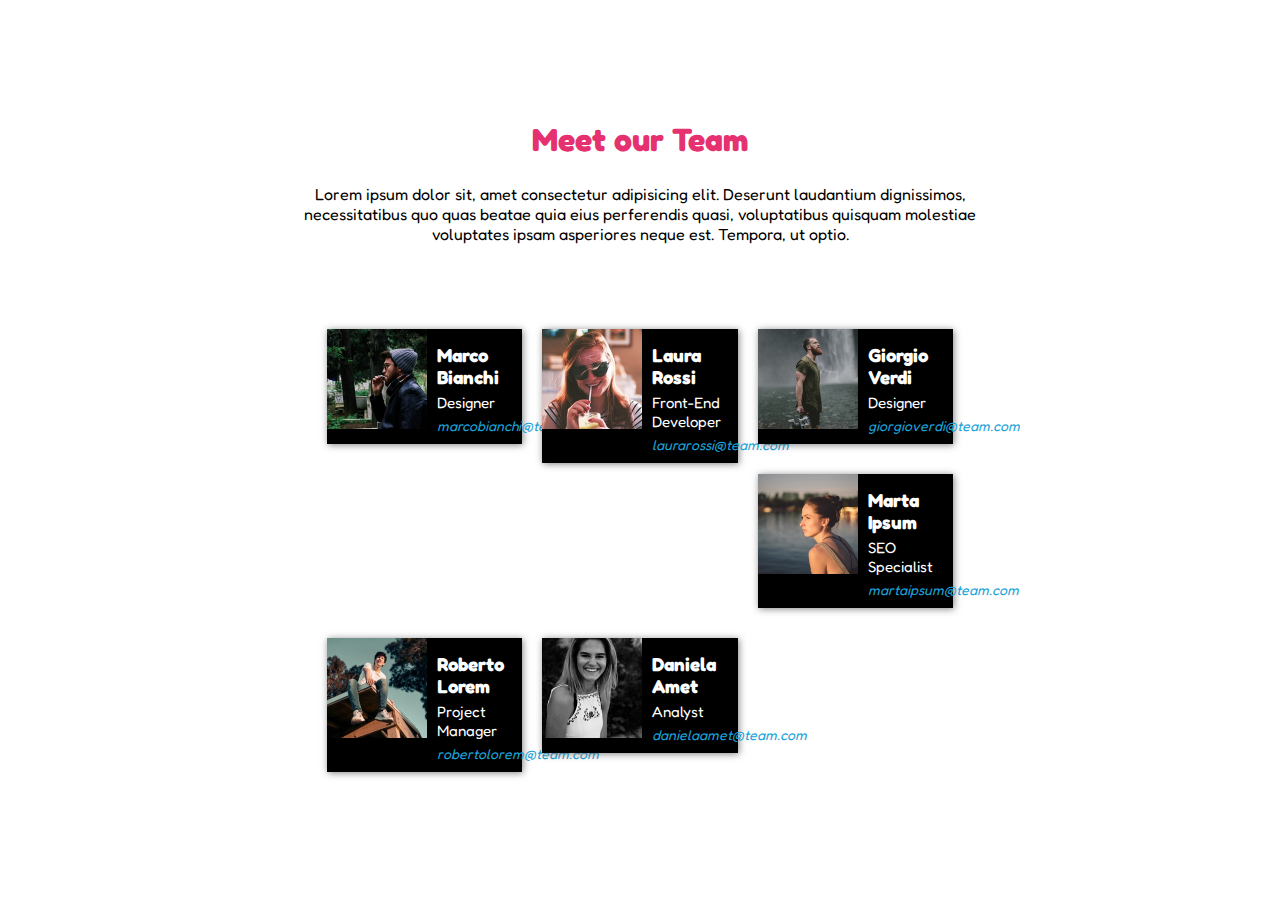
<file: index.html>
<!DOCTYPE html>
<html lang="en">
<head>
    <meta charset="UTF-8">
    <meta http-equiv="X-UA-Compatible" content="IE=edge">
    <meta name="viewport" content="width=device-width, initial-scale=1.0">

    <link rel="preconnect" href="https://fonts.googleapis.com">
    <link rel="preconnect" href="https://fonts.gstatic.com" crossorigin>
    <link href="https://fonts.googleapis.com/css2?family=Fredoka:wght@300;400;500;600&display=swap" rel="stylesheet">

    <link rel="stylesheet" href="css/style.css">
    <title>Meet our Team</title>
</head>

<body>

        <!-- qui inizia la pagina -->
    <div class="container">
    
        <!-- titolo -->
        <header>
            <h1>Meet our Team</h1>
            <p class="subtitle">Lorem ipsum dolor sit, amet consectetur adipisicing elit. Deserunt laudantium dignissimos, necessitatibus quo quas beatae quia eius perferendis quasi, voluptatibus quisquam molestiae voluptates ipsam asperiores neque est. Tempora, ut optio.</p>
        </header>
    
        <main>

            <section class="colum clearfix">

        <!-- parte team -->
                <div class="col">
                    
                    <div class="card clearfix">
                        <img src="img/male1.png" alt="Marco Bianchi Portrait">

                        <div class="card-content">

                            <h3>Marco Bianchi</h3>
                            <span class="info job">Designer</span>
                            <span class="info mail">marcobianchi@team.com</span>
                        </div>

                    </div>

                </div>

                <div class="col">
                    
                    <div class="card clearfix">
                        <img src="img/female1.png" alt="Laura Rossi Portrait">
                        
                        <div class="card-content">

                            <h3>Laura Rossi</h3>
                            <span class="info job">Front-End Developer</span>
                            <span class="info mail">laurarossi@team.com</span>
                        </div>

                    </div>

                </div>

                <div class="col">
                    
                    <div class="card clearfix">
                        <img src="img/male2.png" alt="Giorgio Verdi Portrait">
                        
                        <div class="card-content">

                            <h3>Giorgio Verdi</h3>
                            <span class="info job">Designer</span>
                            <span class="info mail">giorgioverdi@team.com</span>
                        </div>

                    </div>

                </div>

                <div class="col">
                    
                    <div class="card clearfix">
                        <img src="img/female2.png" alt="Marta Ipsum Portrait">
                        
                        <div class="card-content">

                            <h3>Marta Ipsum</h3>
                            <span class="info job">SEO Specialist</span>
                            <span class="info mail">martaipsum@team.com</span>
                        </div>

                    </div>

                </div>

                <div class="col">
                    
                    <div class="card clearfix">
                        <img src="img/male3.png" alt="Roberto Lorem Portrait">
                        
                        <div class="card-content">

                            <h3>Roberto Lorem</h3>
                            <span class="info job">Project Manager</span>
                            <span class="info mail">robertolorem@team.com</span>
                        </div>

                    </div>

                </div>

                <div class="col">
                    
                    <div class="card clearfix">
                        <img src="img/female3.png" alt="Daniela Amet Portrait">
                        
                        <div class="card-content">

                            <h3>Daniela Amet</h3>
                            <span class="info job">Analyst</span>
                            <span class="info mail">danielaamet@team.com</span>
                        </div>

                    </div>

                </div>

    
            </section>
        </main>
    </div>
</body>

</html>
</file>
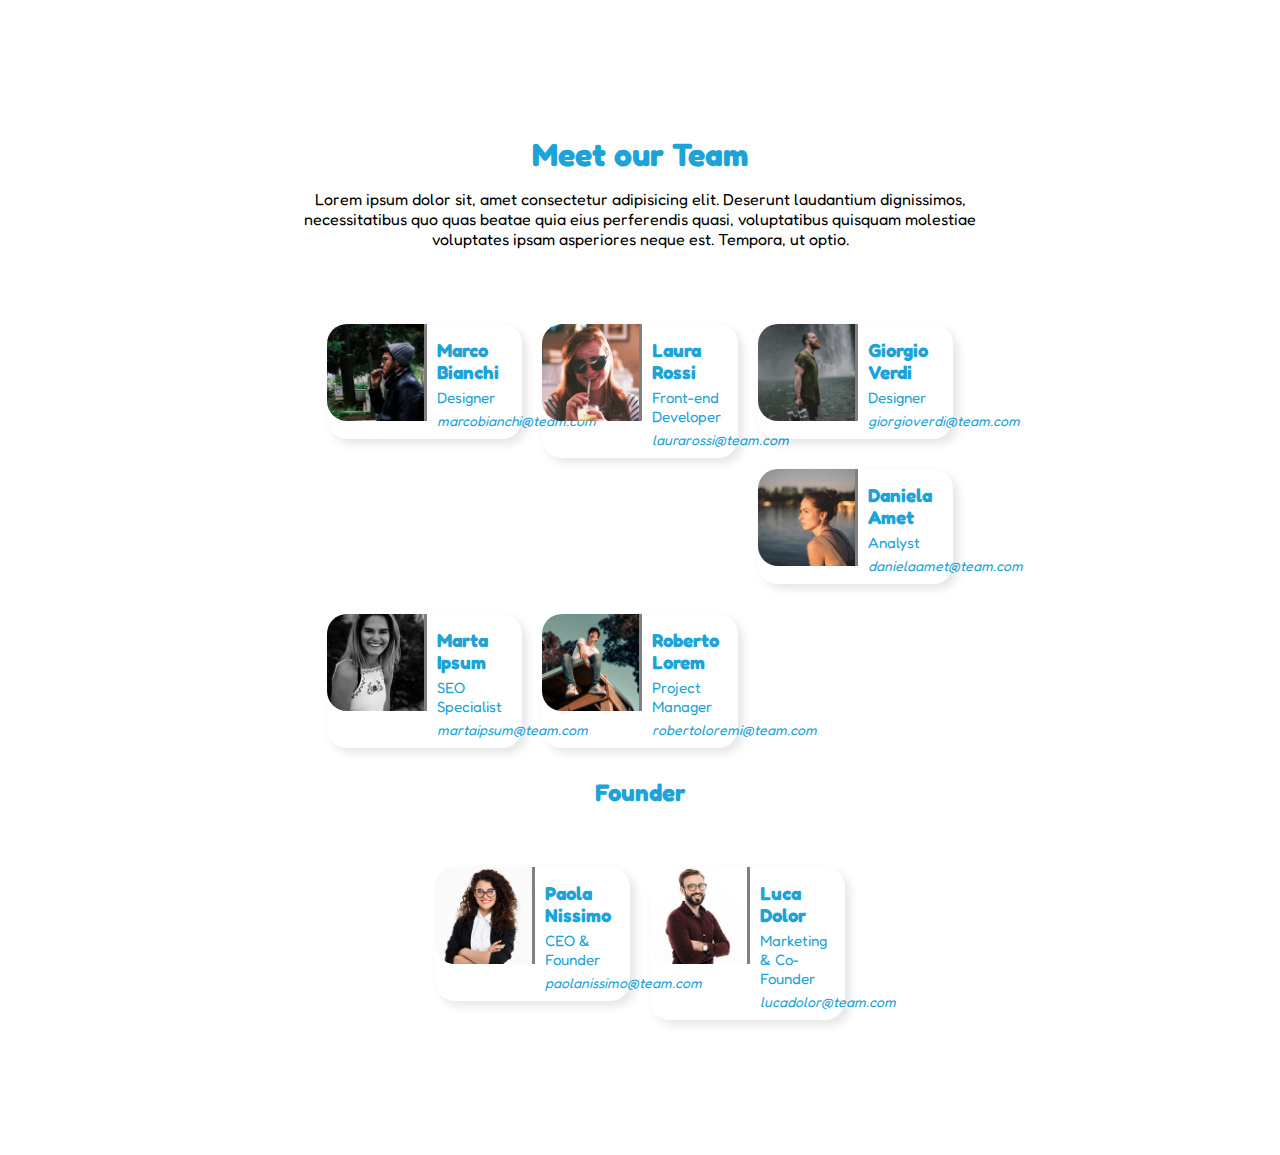
<file: bonus/index.html>
<!DOCTYPE html>
<html lang="en">
<head>
    <meta charset="UTF-8">
    <meta http-equiv="X-UA-Compatible" content="IE=edge">
    <meta name="viewport" content="width=device-width, initial-scale=1.0">

    <link rel="preconnect" href="https://fonts.googleapis.com">
    <link rel="preconnect" href="https://fonts.gstatic.com" crossorigin>
    <link href="https://fonts.googleapis.com/css2?family=Fredoka:wght@300;400;500;600&display=swap" rel="stylesheet">

    <link rel="stylesheet" href="css/style.css">
    <title>Meet ou Team - Bonus</title>
</head>

<body>

        <!-- qui inizia la pagina -->
    <div class="container">
    
        <!-- titolo -->
        <header>
            <h1>Meet our Team</h1>
            <p class="subtitle">Lorem ipsum dolor sit, amet consectetur adipisicing elit. Deserunt laudantium dignissimos, necessitatibus quo quas beatae quia eius perferendis quasi, voluptatibus quisquam molestiae voluptates ipsam asperiores neque est. Tempora, ut optio.</p>
        </header>
    
        <main>

            <section class="colum clearfix">

        <!-- parte team -->
                <div class="col">
                    
                    <div class="card clearfix">
                        <img src="img/male1.png" alt="Marco Bianchi Portrait">

                        <div class="card-content">

                            <h3>Marco Bianchi</h3>
                            <span class="info job">Designer</span>
                            <span class="info mail">marcobianchi@team.com</span>
                        </div>

                    </div>

                </div>

                <div class="col">
                    
                    <div class="card clearfix">
                        <img src="img/female1.png" alt="Laura Rossi Portrait">

                        <div class="card-content">

                            <h3>Laura Rossi</h3>
                            <span class="info job">Front-end Developer</span>
                            <span class="info mail">laurarossi@team.com</span>
                        </div>

                    </div>

                </div>

                <div class="col">
                    
                    <div class="card clearfix">
                        <img src="img/male2.png" alt="Giorgio Verdi Portrait">

                        <div class="card-content">

                            <h3>Giorgio Verdi</h3>
                            <span class="info job">Designer</span>
                            <span class="info mail">giorgioverdi@team.com</span>
                        </div>

                    </div>

                </div>

                <div class="col">
                    
                    <div class="card clearfix">
                        <img src="img/female2.png" alt="Daniela Amet Portrait">

                        <div class="card-content">

                            <h3>Daniela Amet</h3>
                            <span class="info job">Analyst</span>
                            <span class="info mail">danielaamet@team.com</span>
                        </div>

                    </div>

                </div>

                <div class="col">
                    
                    <div class="card clearfix">
                        <img src="img/female3.png" alt="Marta Ipsum Portrait">

                        <div class="card-content">

                            <h3>Marta Ipsum</h3>
                            <span class="info job">SEO Specialist</span>
                            <span class="info mail">martaipsum@team.com</span>
                        </div>

                    </div>

                </div>

                <div class="col">
                    
                    <div class="card clearfix">
                        <img src="img/male3.png" alt="Roberto Lorem Portrait">

                        <div class="card-content">

                            <h3>Roberto Lorem</h3>
                            <span class="info job">Project Manager</span>
                            <span class="info mail">robertoloremi@team.com</span>
                        </div>

                    </div>

                </div>

            </section>
            
            <h2>Founder</h2>

            <section class="colum ceo clearfix">

                <div class="col">
                    
                    <div class="card clearfix">
                        <img src="img/female4.png" alt="Paola Nissimo Portrait">

                        <div class="card-content">

                            <h3>Paola Nissimo</h3>
                            <span class="info job">CEO & Founder</span>
                            <span class="info mail">paolanissimo@team.com</span>
                        </div>

                    </div>

                </div>

                <div class="col">
                    
                    <div class="card centr clearfix">
                        <img src="img/male4.png" alt="Luca Dolor Portrait">

                        <div class="card-content">

                            <h3>Luca Dolor</h3>
                            <span class="info job">Marketing & Co-Founder</span>
                            <span class="info mail">lucadolor@team.com</span>
                        </div>

                    </div>

                </div>

            </section>
        </main>
    </div>
</body>

</html>
</file>
<file: css/style.css>
/* RESET PAGINA */
*{
    margin: 0;
    padding: 0;
    box-sizing: border-box;
    font-family: fredoka, sans-serif;
}

/* COMMON */
body{
    background-color: white;
}

.container{
    width: 70%;
    margin:auto;
    padding: 120px 100px;
}

.col{
    width: calc(100%/3);
    float: left;
    padding: 0 10px;
}

.colum{
    padding: 25px 25px;
}

img{
    width: 100px;
    float: left;
}

.card{
    background-color: black;
    color: white;
    margin-top: 30px;
    box-shadow: 1px 1px 7px rgba(100, 100, 100, 0.8);
}

.card-content {
    float: right;
    width: calc(100% - 100px);
    padding: 10px;
}

.info{
    display: block;
    text-align: left;
    margin-top: 5px;
}

.clearfix::after{
    content: "";
    display: table;
    clear: both;

}
/* PAGINA */
h1{
    text-align: center;
    color: #e53170;
}

.subtitle{
    text-align: center;
    margin-top: 25px;
    margin-bottom: 30px;
}

h3{
    margin-top: 5px;
}

.job{
    font-size: 15px;
}

.mail{
    font-size: 14px;
    color: #1ca3d8;
    font-style: italic;
}
</file>
<file: bonus/css/style.css>
/* RESET PAGINA */
*{
    margin: 0;
    padding: 0;
    box-sizing: border-box;
    font-family: fredoka, sans-serif;
}

/* COMMON */
body{
    background-color: white;
}

.container{
    width: 70%;
    margin:auto;
    padding: 120px 100px;
}

.col{
    width: calc(100%/3);
    float: left;
    padding: 0 10px;
}

.colum{
    padding: 15px 25px;
}

.bloc{
    width: 160px;
    height: 82px;
    margin: 20px 15px;
    float: left;
}

img{
    width: 25%;
    float: left;
    border-top-left-radius: 20px;
    border-bottom-left-radius: 20px;
    border-right: 1px solid lightgrey;
}

img{
        width: 100px;
        float: left;
        border-right: 3px solid gray;
}

.card{
    color: #1ca3d8;
    margin-top: 30px;
    border-radius: 20px;
    box-shadow: 5px 5px 10px  rgba(0, 0, 0, 0.1);
}

.card-content{
    float: right;
    width: calc(100% - 100px);
    padding: 10px;
}


.info{
    display: block;
    text-align: left;
    margin-top: 5px;
}

.ceo{
    display: flex;
    justify-content: center;
}

.clearfix::after{
    content: "";
    display: table;
    clear: both;

}
/* PAGINA */
h1,h2{
    text-align: center;
    color: #1ca3d8;
    margin: 15px
}

.subtitle{
    text-align: center;
    margin-bottom: 30px;
}

h3{
    margin-top: 5px;
}

.job{
    font-size: 15px;
}

.mail{
    font-size: 14px;
    color: #1ca3d8;
    font-style: italic;
}

/* OTHER */
.mail:hover{
    text-decoration: underline;
    color: #e53170;

}

img:hover{
    border-right: 3px solid #1ca3d8;
}
</file>
